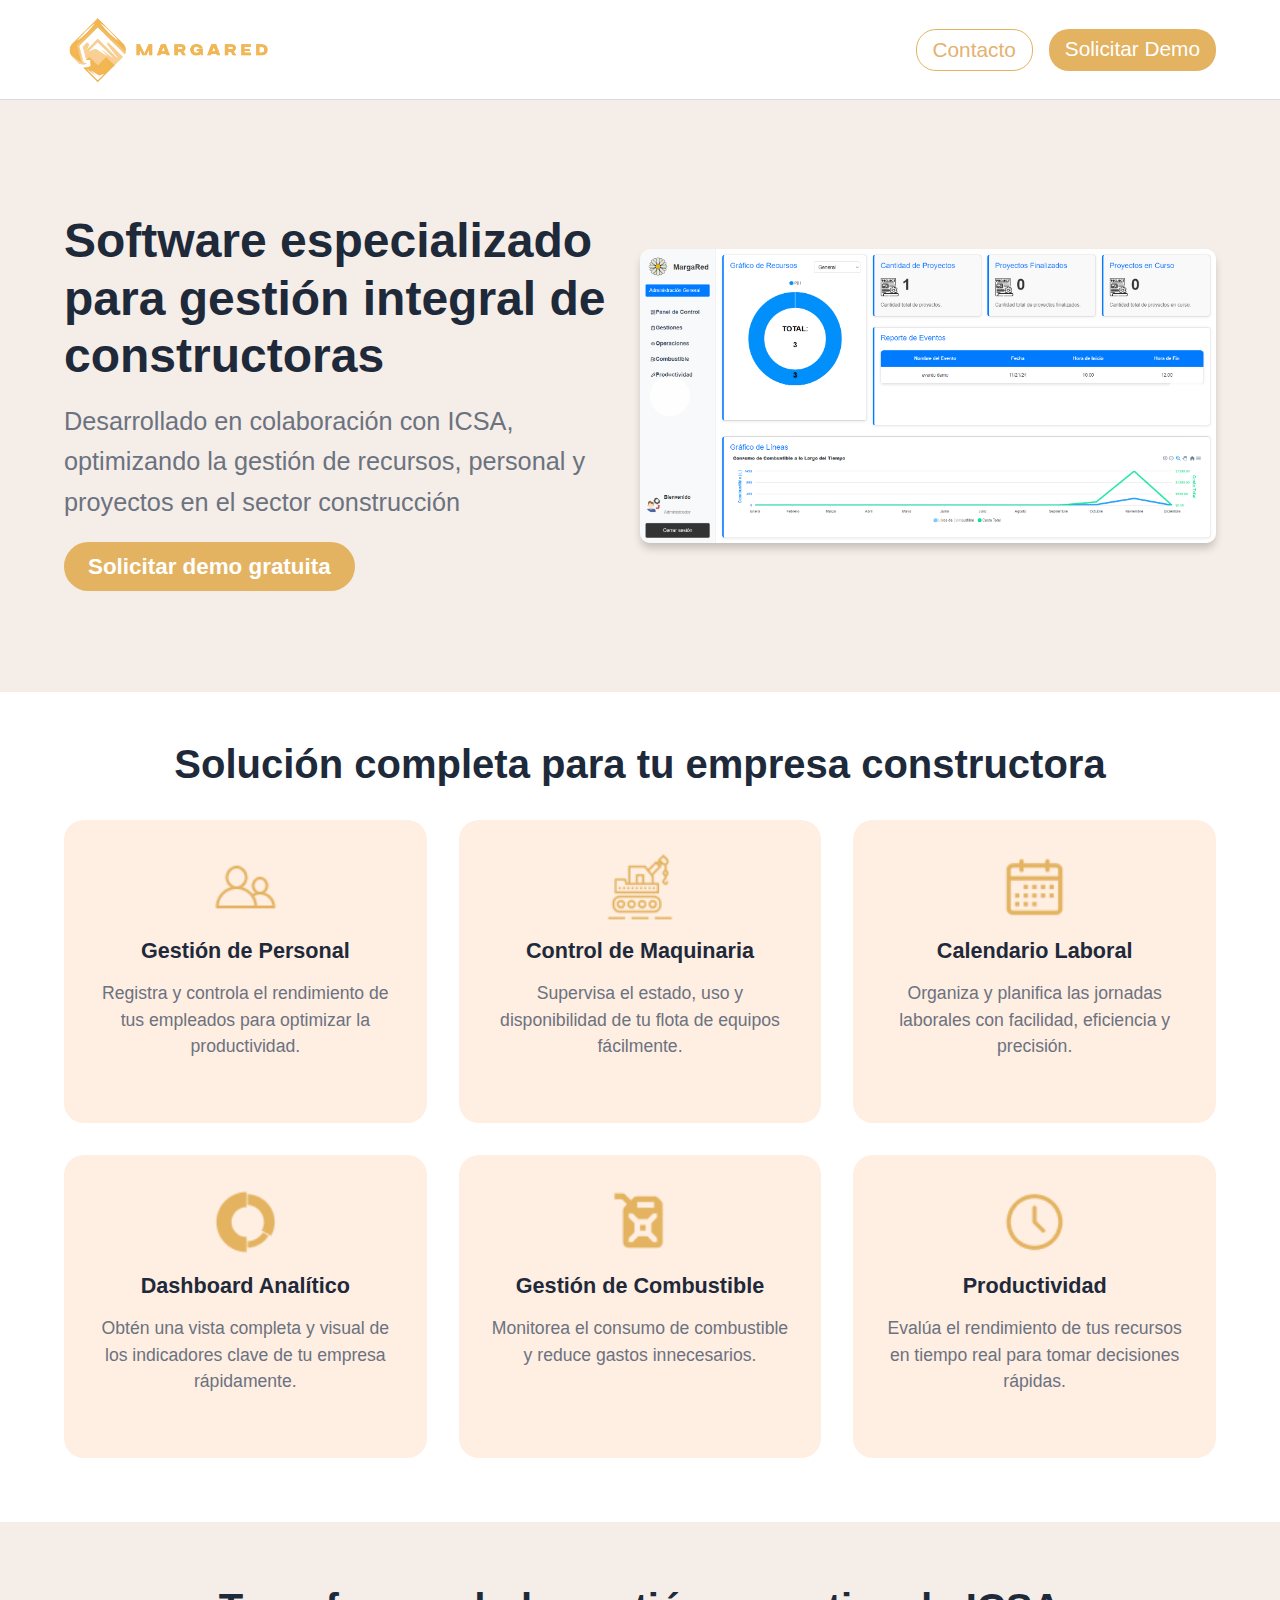
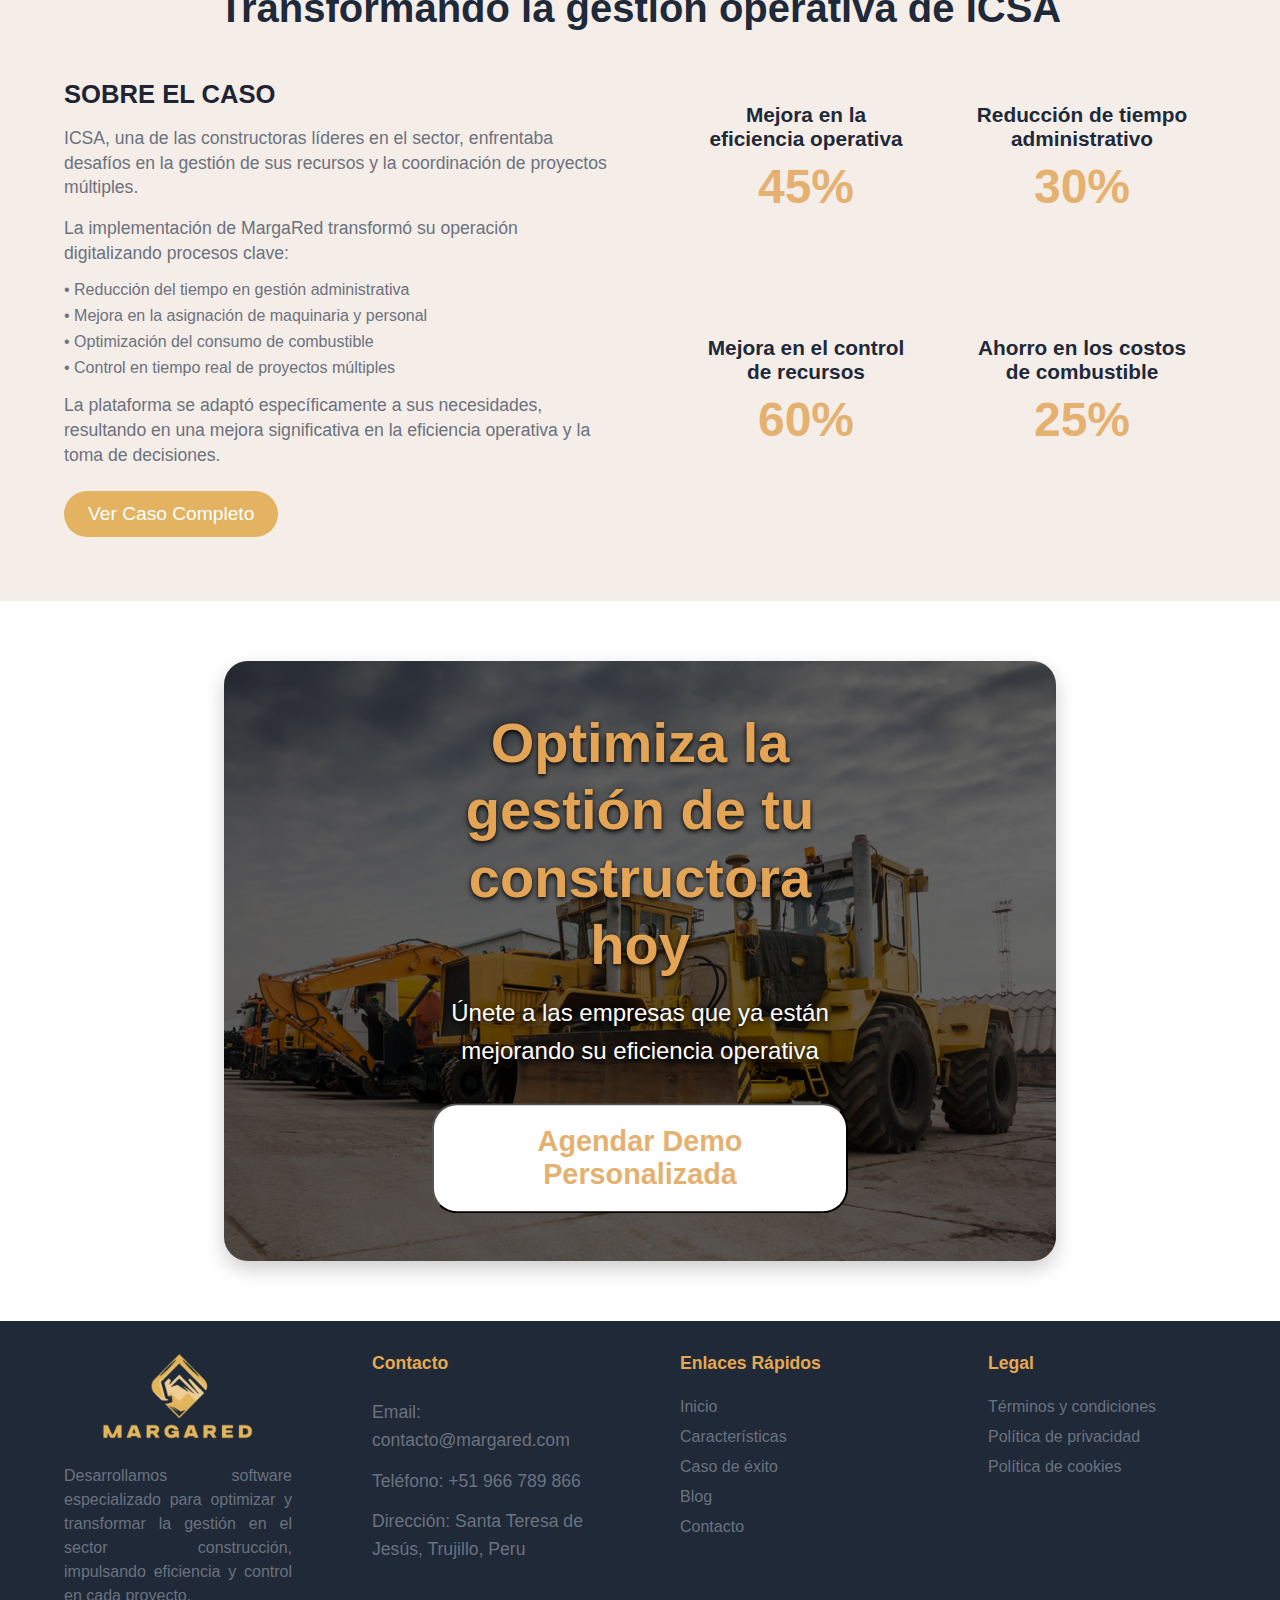
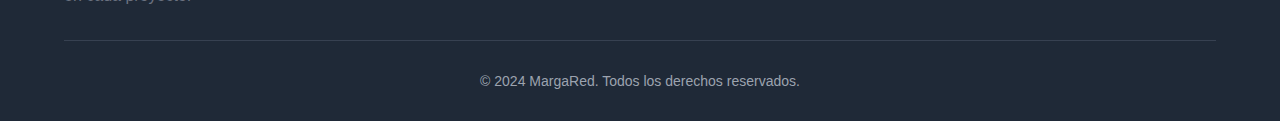
<file: index.html>
<!DOCTYPE html>
<html lang="es">
<head>
    <meta charset="UTF-8">
    <meta name="viewport" content="width=device-width, initial-scale=1.0">
    <title>Margared - Software para Constructoras</title>
    <link rel="stylesheet" href="css/index.css">
</head>
<body>
    <nav class="navbar">
        <img src="img/logo.png" alt="Margared Logo" class="logo">
        <div class="nav-buttons">
            <a href="#" class="btn btn-outline">Contacto</a>
            <a href="demo.html" class="btn btn-filled">Solicitar Demo</a>
        </div>
    </nav>
    
    <main class="hero">
        <div class="hero-content">
            <h1>Software especializado para gestión integral de constructoras</h1>
            <p class="text-2">Desarrollado en colaboración con ICSA, optimizando la gestión de recursos, personal y proyectos en el sector construcción</p>
            <a href="demo.html" class="btn btn-filled demo-btn">Solicitar demo gratuita</a>
        </div>
        <div class="carousel-container">
            <div class="carousel">
                <div class="carousel-slide">
                    <img src="img/dashboard/slide1.png" alt="Dashboard Vista 1">
                </div>
                <div class="carousel-slide">
                    <img src="img/dashboard/slide2.png" alt="Dashboard Vista 2">
                </div>
                <div class="carousel-slide">
                    <img src="img/dashboard/slide3.png" alt="Dashboard Vista 3">
                </div>
                <div class="carousel-slide">
                    <img src="img/dashboard/slide4.png" alt="Dashboard Vista 4">
                </div>
            </div>
            <button class="carousel-arrow prev"></button>
            <button class="carousel-arrow next"></button>
            <div class="carousel-buttons"></div>
        </div>
    </main>
    <script src="js/carousel.js"></script>
    <div>
        <h1 class="solutions-title">Solución completa para tu empresa constructora</h1>
        
        <div class="solutions-grid">
            <!-- Gestión de Personal -->
            <div class="solution-card">
                <div class="solution-icon"">
                    <img src="img/icons/users.png" alt="Icono usuarios">
                </div>
                <h3 class="solution-title">Gestión de Personal</h3>
                <p class="solution-description">Registra y controla el rendimiento de tus empleados para optimizar la productividad.</p>
            </div>

            <!-- Control de Maquinaria -->
            <div class="solution-card">
                <div class="solution-icon">
                    <img src="img/icons/heavy_machine.png" alt="Icono maquinaria">
                </div>
                <h3 class="solution-title">Control de Maquinaria</h3>
                <p class="solution-description">Supervisa el estado, uso y disponibilidad de tu flota de equipos fácilmente.</p>
            </div>

            <!-- Calendario Laboral -->
            <div class="solution-card">
                <div class="solution-icon">
                    <img src="img/icons/calendar.png" alt="Icono calendario">
                </div>
                <h3 class="solution-title">Calendario Laboral</h3>
                <p class="solution-description">Organiza y planifica las jornadas laborales con facilidad, eficiencia y precisión.</p>
            </div>

            <!-- Dashboard Analítico -->
            <div class="solution-card">
                <div class="solution-icon">
                    <img src="img/icons/piechart.png" alt="Icono gráfico dona">
                </div>
                <h3 class="solution-title">Dashboard Analítico</h3>
                <p class="solution-description">Obtén una vista completa y visual de los indicadores clave de tu empresa rápidamente.</p>
            </div>

            <!-- Gestión de Combustible -->
            <div class="solution-card">
                <div class="solution-icon">
                    <img src="img/icons/mdi_fuel.png" alt="Icono combustible">
                </div>
                <h3 class="solution-title">Gestión de Combustible</h3>
                <p class="solution-description">Monitorea el consumo de combustible y reduce gastos innecesarios.</p>
            </div>

            <!-- Productividad -->
            <div class="solution-card">
                <div class="solution-icon">
                    <img src="img/icons/tabler_clock.png" alt="Icono reloj">
                </div>
                <h3 class="solution-title">Productividad</h3>
                <p class="solution-description">Evalúa el rendimiento de tus recursos en tiempo real para tomar decisiones rápidas.</p>
            </div>
        </div>
    </div>

    <section class="case-study">
        <h2 class="case-title">Transformando la gestión operativa de ICSA</h2>
        
        <div class="case-content">
            <div class="case-description">
                <h3>SOBRE EL CASO</h3>
                <p class="case-text">ICSA, una de las constructoras líderes en el sector, enfrentaba desafíos en la gestión de sus recursos y la coordinación de proyectos múltiples.</p>
                <p class="case-text">La implementación de MargaRed transformó su operación digitalizando procesos clave:</p>
                <ul class="case-points">
                    <li>• Reducción del tiempo en gestión administrativa</li>
                    <li>• Mejora en la asignación de maquinaria y personal</li>
                    <li>• Optimización del consumo de combustible</li>
                    <li>• Control en tiempo real de proyectos múltiples</li>
                </ul>
                <p class="case-text">La plataforma se adaptó específicamente a sus necesidades, resultando en una mejora significativa en la eficiencia operativa y la toma de decisiones.</p>
                <a href="#" class="btn-case">Ver Caso Completo</a>
            </div>

            <div class="metrics-grid">
                <div class="metric-card">
                    <h4 class="metric-title">Mejora en la eficiencia operativa</h4>
                    <div class="metric-value">45%</div>
                </div>
                <div class="metric-card">
                    <h4 class="metric-title">Reducción de tiempo administrativo</h4>
                    <div class="metric-value">30%</div>
                </div>
                <div class="metric-card">
                    <h4 class="metric-title">Mejora en el control de recursos</h4>
                    <div class="metric-value">60%</div>
                </div>
                <div class="metric-card">
                    <h4 class="metric-title">Ahorro en los costos de combustible</h4>
                    <div class="metric-value">25%</div>
                </div>
            </div>
        </div>
    </section>
    <main class="CTA">
        <div class="cta-box">
            <div class="cta-overlay"></div>
            <img src="img/machine.jpg" alt="Imagen CTA" class="cta-image" />
            <div class="cta-content">
                <h1>
                    Optimiza la gestión de tu constructora hoy
                </h1>
                <p>
                    Únete a las empresas que ya están mejorando su eficiencia operativa
                </p>
                <a href="demo.html" style="text-decoration: none;">
                    <button class="btn-secondary" type="button">
                        Agendar Demo Personalizada
                    </button>
                </a>                              
            </div>
        </div>
    </main>

    <!-- Footer -->
    <footer class="footer">
        <div class="footer-content">
            <!-- Logo y descripción -->
            <div class="footer-brand">
                <img src="img/LogoFooter.png" alt="Margared Logo" class="footer-logo">
                <p class="footer-description">
                    Desarrollamos software especializado para optimizar y transformar la gestión en el sector construcción, impulsando eficiencia y control en cada proyecto.
                </p>
            </div>

            <!-- Contacto -->
            <div class="footer-section">
                <h3 class="footer-title">Contacto</h3>
                <div class="footer-contact">
                    <p>Email: contacto@margared.com</p>
                    <p>Teléfono: +51 966 789 866</p>
                    <p>Dirección: Santa Teresa de Jesús, Trujillo, Peru</p>
                </div>
            </div>

            <!-- Enlaces Rápidos -->
            <div class="footer-section">
                <h3 class="footer-title">Enlaces Rápidos</h3>
                <ul class="footer-links">
                    <li><a href="#">Inicio</a></li>
                    <li><a href="#">Características</a></li>
                    <li><a href="#">Caso de éxito</a></li>
                    <li><a href="#">Blog</a></li>
                    <li><a href="demo.html">Contacto</a></li>
                </ul>
            </div>

            <!-- Legal -->
            <div class="footer-section">
                <h3 class="footer-title">Legal</h3>
                <ul class="footer-links">
                    <li><a href="#">Términos y condiciones</a></li>
                    <li><a href="#">Política de privacidad</a></li>
                    <li><a href="#">Política de cookies</a></li>
                </ul>
            </div>
        </div>

        <!-- Copyright -->
        <div class="footer-copyright">
            © 2024 MargaRed. Todos los derechos reservados.
        </div>
    </footer>
</body>
</html>
</file>
<file: css/index.css>
/* Estilos base */
* {
    margin: 0;
    padding: 0;
    box-sizing: border-box;
    font-family: 'Inter', -apple-system, BlinkMacSystemFont, 'Segoe UI', Roboto, Oxygen, Ubuntu, Cantarell, sans-serif;
}

body {
    background-color: #FFFFFF;
}

/* Navbar */
.navbar {
    display: flex;
    justify-content: space-between;
    align-items: center;
    padding: 0.6rem 5%;
    background-color: white;
    border-bottom: 0.1px solid #d6d9e0;
}

.logo {
    height: 80px;
}

.nav-buttons {
    display: flex;
    gap: 1rem;
}

/* Botones */
.btn {
    padding: 0.5rem 1rem;
    border-radius: 20px;
    font-size: 1.3rem;
    text-decoration: none;
    font-weight: 500;
    transition: all 0.3s ease;
}

.btn-outline {
    color: #E5B171;
    border: 1px solid #E3B361;
}

.btn-outline:hover {
    background-color: rgb(255, 238, 226);
    color: #E3B361;
}

.btn-filled {
    background-color: #E3B361;
    color: white;
    border: none;
}

.btn-filled:hover {
    background-color: #C38823;
}

/* Hero section */
.hero {
    display: flex;
    align-items: center;
    justify-content: space-between;
    padding: 7rem 5%;
    background-color: rgb(245, 237, 231);
}

.hero-content {
    flex: 1;
    max-width: 700px;
    background-color: rgb(245, 237, 231);
}

h1 {
    color: #1e293a;
    font-size: 3rem;
    margin-bottom: 1rem;
    line-height: 1.2;
}

h3 {
    color: #1e293a;
    font-size: 1.6rem;
    margin-bottom: 1rem;
    line-height: 1.2;
}

p {
    color: #6b7280;
    font-size: 1.1rem;
    line-height: 1.6;
    margin-bottom: 2rem;
}

.text-2 {
    font-size: 1.58rem;
}

.demo-btn {
    font-size: 1.40rem; /* o el tamaño que desees */
    padding: 0.75rem 1.5rem;
    background-color: #E3B361;
    color: white;
    text-decoration: none;
    border-radius: 25px;
    margin-bottom: 1rem;
    transition: background-color 0.3s ease;
    font-weight: bold;
}

/* Carrusel */
.carousel-container {
    flex: 1;
    max-width: 900px;
    position: relative;
    overflow: hidden;
    border-radius: 10px;
    box-shadow: 0 6px 8px -1px rgba(0, 0, 0, 0.2);
}

.carousel {
    display: flex;
    transition: transform 0.5s ease-in-out;
}

.carousel-slide {
    flex: 0 0 100%;
    width: 100%;
}

.carousel-slide img {
    width: 100%;
    height: auto;
    display: block;
}

/* Controles del carrusel */
.carousel-buttons {
    position: absolute;
    bottom: 20px;
    left: 50%;
    transform: translateX(-50%);
    display: flex;
    gap: 10px;
}

.carousel-dot {
    width: 10px;
    height: 10px;
    border-radius: 50%;
    background-color: rgba(255, 255, 255, 0.5);
    cursor: pointer;
    border: none;
}

.carousel-dot.active {
    background-color: white;
}

.carousel-arrow {
    position: absolute;
    top: 50%;
    transform: translateY(-50%);
    background: rgba(255, 255, 255, 0.8);
    border: none;
    width: 40px;
    height: 40px;
    border-radius: 50%;
    cursor: pointer;
    display: flex;
    align-items: center;
    justify-content: center;
    font-size: 20px;
    color: #666;
}

.carousel-arrow:hover {
    background: white;
}

.carousel-arrow.prev {
    left: 10px;
}

.carousel-arrow.next {
    right: 10px;
}

.solutions-title {
    margin-top: 3rem;
    font-size: 2.5rem;
    color: #1e293a;
    text-align: center;
    font-weight: 700;
}

.solutions-grid {
    display: grid;
    grid-template-columns: repeat(3, 1fr);
    gap: 2rem;
    padding: 1rem 5%;
    margin-bottom: 3rem;
}

.solution-card {
    background: rgb(255, 238, 226);
    padding: 2rem;
    border-radius: 20px;
    text-align: center;
    transition: transform 0.3s ease;
}

.solution-card:hover {
    transform: translateY(-5px);
}

.solution-icon {
    display: flex;
    width: 70px;
    height: 70px;
    margin: 0 auto 1rem;
    color: #E3B361;
    justify-content: center;
}

.solution-title {
    font-size: 1.35rem;
    color: #1e293a;
    margin-bottom: 1rem;
    font-weight: 700;
}

.solution-description {
    color: #6b7280;
    line-height: 1.5;
    font-size: 1.1rem;
}

/* Caso de éxito */
.case-study {
    background: rgb(245, 237, 231);
    padding: 4rem 5%;
}

.case-title {
    font-size: 2.5rem;
    color: #1e293a;
    text-align: center;
    margin-bottom: 3rem;
    font-weight: 700;
}

.case-content {
    display: grid;
    grid-template-columns: 1fr 1fr;
    gap: 4rem;
    max-width: 1200px;
    margin: 0 auto;
}

.case-description {
    color: #6b7280;
}

.case-description h3 {
    color: #1e2432;
    margin-bottom: 1rem;
}

.case-text {
    margin-bottom: 1rem;
    line-height: 1.4;
}

.case-points {
    list-style: none;
    margin: 1rem 0;
}

.case-points li {
    margin-bottom: 0.5rem;
    color: #6b7280;
}

.metrics-grid {
    display: grid;
    grid-template-columns: repeat(2, 1fr);
    gap: 0.5rem;
}

.metric-card {
    padding: 1.5rem;
    border-radius: 12px;
    text-align: center;
}

.metric-title {
    color: #1e293a;
    margin-bottom: 0.5rem;
    font-size: 1.3rem;
}

.metric-value {
    color: #E5B171;
    font-size: 3rem;
    font-weight: bold;
    margin: 0.5rem 0;
}

.btn-case {
    display: inline-block;
    font-size: 1.2rem;
    padding: 0.75rem 1.5rem;
    background-color: #E3B361;
    color: white;
    text-decoration: none;
    border-radius: 25px;
    margin-top: 0.5rem;
    transition: background-color 0.3s ease;
}

.btn-case:hover {
    background-color: #C38823;
}

.cta-box {
    max-width: 80%;
    margin: 0 auto;
    position: relative;
    border-radius: 24px;
    overflow: hidden;
    text-align: center;
    box-shadow: 0 8px 20px rgba(0, 0, 0, 0.2);
}

.cta-image {
    width: 100%;
    height: 600px; 
    display: block;
}

.cta-overlay {
    position: absolute;
    top: 0;
    left: 0;
    width: 100%;
    height: 100%;
    background-color: rgba(0, 0, 0, 0.6); /* Oscurece la imagen */
    z-index: 1;
}

.cta-content {
    position: absolute;
    top: 50%;
    left: 50%;
    transform: translate(-50%, -50%);
    color: white;
    z-index: 2; 
    text-shadow: 0 2px 5px rgba(0, 0, 0, 1); 
}

.cta-content h1 {
    color: #e4a455;
    font-size: 3.5rem;
    margin-bottom: 16px;
    font-weight: 800;
}

.cta-content p {
    color: #ffffff;
    font-size: 1.5rem;
    margin-bottom: 32px;
    font-weight: 500;
}

.CTA {
    padding: 60px 120px;
}

.btn-secondary {
    background-color: white;
    color: #E5B171;
    font-weight: 800;
    padding: 20px 36px;
    display: inline-block;
    font-size: 1.8rem;
    text-decoration: none;
    border-radius: 25px;
    transition: background-color 0.3s ease;
}


.btn-secondary:hover {
    background-color: #ffe9c4;
}

.footer {
    background-color: #1f2937;
    color: #9ca3af;
    padding: 2rem 5%;
}

.footer-content {
    max-width: 100%;
    margin: 0 auto;
    display: grid;
    grid-template-columns: repeat(4, 1fr);
    gap: 5rem;
}

.footer-brand {
    grid-column: span 1;
    text-align: center;
}

.footer-logo {
    width: 160px;
    margin-bottom: 1rem;
}

.footer-description {
    font-size: 1rem;
    line-height: 1.5;
    text-align: justify;
}

.footer-section {
    grid-column: span 1;
}

.footer-title {
    color: #e5a853;
    font-weight: bold;
    margin-bottom: 1.5rem;
    font-size: 1.1rem;
}

.footer-contact p{
    margin-bottom: 0.75rem;
    color: #6B7280;
}

.footer-links {
    list-style: none;
}

.footer-links li {
    margin-bottom: 0.75rem;
    color: #6B7280;
}

.footer-links a {
    color: #6B7280;
    text-decoration: none;
    font-weight: 500;
    transition: color 0.3s ease;
}

.footer-links a:hover {
    color: #e5a853;
}

.footer-contact {
    font-size: 0.875rem;
    line-height: 1.7;
}

.footer-copyright {
    text-align: center;
    padding-top: 2rem;
    border-top: 1px solid #374151;
    font-size: 0.875rem;
}

@media (max-width: 768px) {
    /* Navbar */
    .navbar {
        flex-direction: column;
        align-items: flex-start;
    }

    .nav-buttons {
        flex-direction: column;
        gap: 0.5rem;
        width: 100%;
        justify-content: flex-start;
    }

    .btn {
        padding: 0.5rem 1rem;
        border-radius: 20px;
        font-size: 1.3rem;
        text-decoration: none;
        font-weight: 500;
        transition: all 0.3s ease;
    }

    /* Hero */
    .hero {
        flex-direction: column;
        text-align: center;
        padding: 2rem 5%;
    }

    .hero-content {
        max-width: 100%;
    }

    .carousel-container {
        max-width: 100%;
        margin-top: 2rem;
    }

    /* Solutions Grid */
    .solutions-grid {
        grid-template-columns: repeat(2, 1fr);
    }

    /* Case Study */
    .case-content {
        grid-template-columns: 1fr;
        gap: 2rem;
    }

    .case-title{
        font-size: 1.5rem;
    }

    .case-description{
        font-size: 1rem;
    }

    .case-description h3{
        font-size: 1.3rem;
    }

    .metrics-grid {
        grid-template-columns: 1fr;
    }

    /* CTA */
    .cta-box {
        max-width: 100%;
    }

    .cta-content h1 {
        font-size: 2rem;
    }

    .cta-content p {
        font-size: 1.2rem;
    }

    /* Footer */
    .footer-content {
        grid-template-columns: 1fr 1fr;
    }
}
@media (max-width: 480px) {
    /* Navbar */
    .navbar {
        padding: 1rem 3%;
    }

    .nav-buttons {
        align-items: flex-start;
        gap: 0.25rem;
    }

    .btn {
        padding: 0.5rem 1rem;
        border-radius: 20px;
        font-size: 1rem;
        text-decoration: none;
        font-weight: 500;
        transition: all 0.3s ease;
    }

    /* Hero */
    .hero {
        padding: 1.5rem 3%;
    }

    h1 {
        font-size: 1.8rem;
    }

    .hero-content p {
        font-size: 1rem;
    }

    /* Solutions Grid */
    .solutions-grid {
        grid-template-columns: 1fr;
    }

    .solution-card {
        padding: 1rem;
    }

    /* Case Study */
    .case-content {
        gap: 1.5rem;
    }

    /* CTA */
    .cta-box {
        max-width: 90%;
        margin: 0 auto;
    }

    .cta-content h1 {
        font-size: 1.6rem;
    }

    .cta-content p {
        font-size: 1rem;
    }

    /* Footer */
    .footer-content {
        padding: 0.5rem;
        gap: 1.5rem;
        grid-template-columns: 1fr;
    }

    .footer-brand {
        text-align: center;
    }

    .footer-logo {
        margin: 0 auto;
    }
}
</file>
